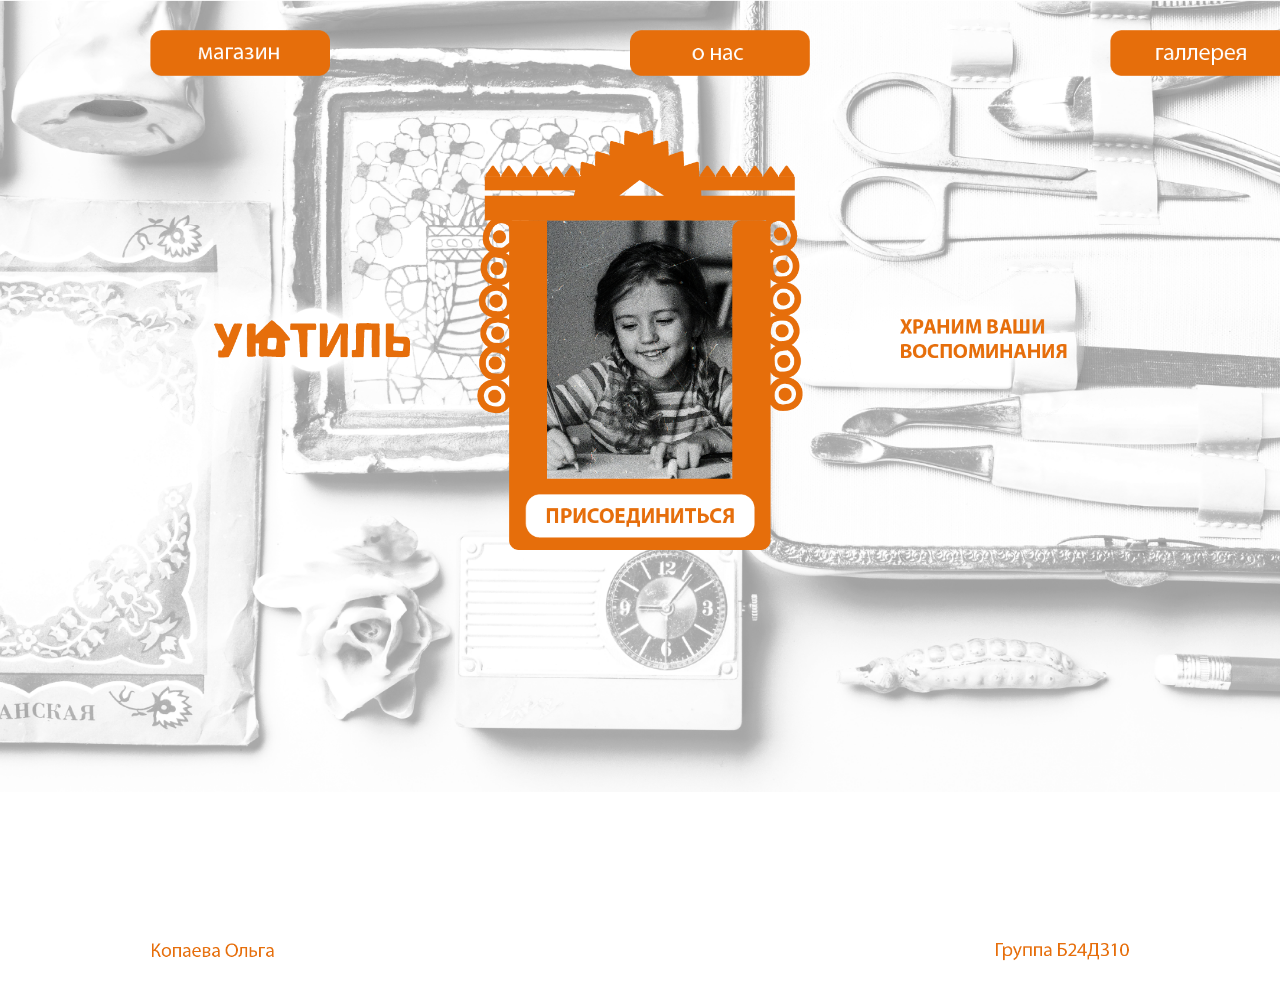
<file: index.html>
<!DOCTYPE html>
<html lang="en">
  <head>
    <meta charset="UTF-8" />
    <meta name="viewport" content="width=device-width, initial-scale=1.0" />
    <title>Главная</title>

    <link rel="stylesheet" href="css/style.css" />
  </head>
  <body>
    <div class="container">
      <header class="header">
        <nav class="header__nav nav__home">
          <ul class="nav__list">            
            <li class="nav__item"><a href="shop.html" class="nav__link"><img class="nav__home_img" src="img/1_17.webp" alt="кнопка Магазин"></a></li>
            <li class="nav__item"><a href="about.html" class="nav__link"><img class="nav__home_img" src="img/1_18.webp" alt="кнопка О нас"></a></li>
            <li class="nav__item"><a href="gallery.html" class="nav__link"><img class="nav__home_img" src="img/1_19.webp" alt="кнопка Галерея"></a></li>
          </ul>
        </nav>
      </header>
    </div>
      <main class="main">
        
          <section class="hero">
            <div class="hero__wrap">
              <div class="hero__obl">
            <div class="hero__left">
              <img src="img/1_15.webp" alt="">

            </div>
            <div class="hero__center">
              <img src="img/1_13.webp" alt="">
               <div class="hero__button">
               <a href="form-registration.html"><img src="img/1_14.webp" alt=""></a>
            </div>
            </div>
            <div class="hero__right">
              <img src="img/1_16.webp" alt="" >

            </div>
           
           
            
          </div>
         
            </div>
 
        </section>
        <div class="hero__descr">
            <img src="img/1_12.webp" alt="">
          </div>

       
        
      </main>
      <footer class="footer"></footer>
    </div>
  </body>
</html>
</file>
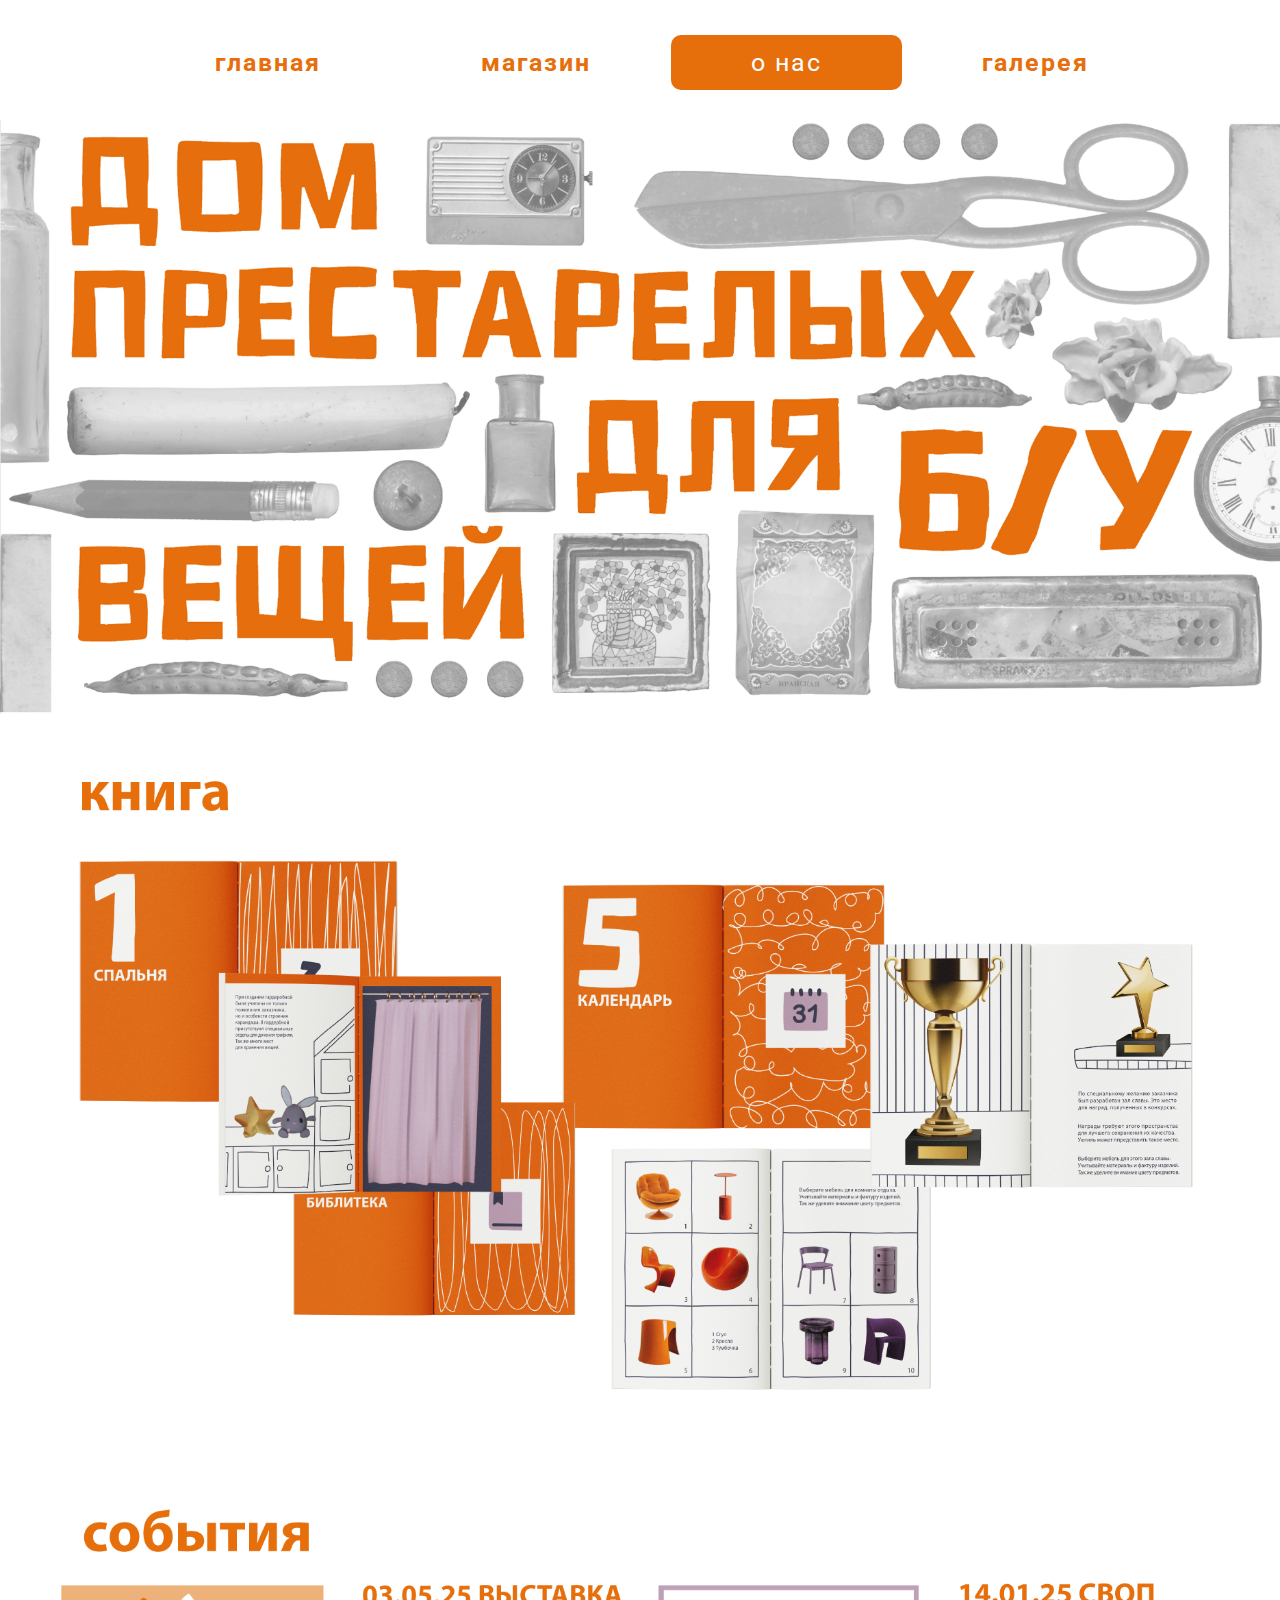
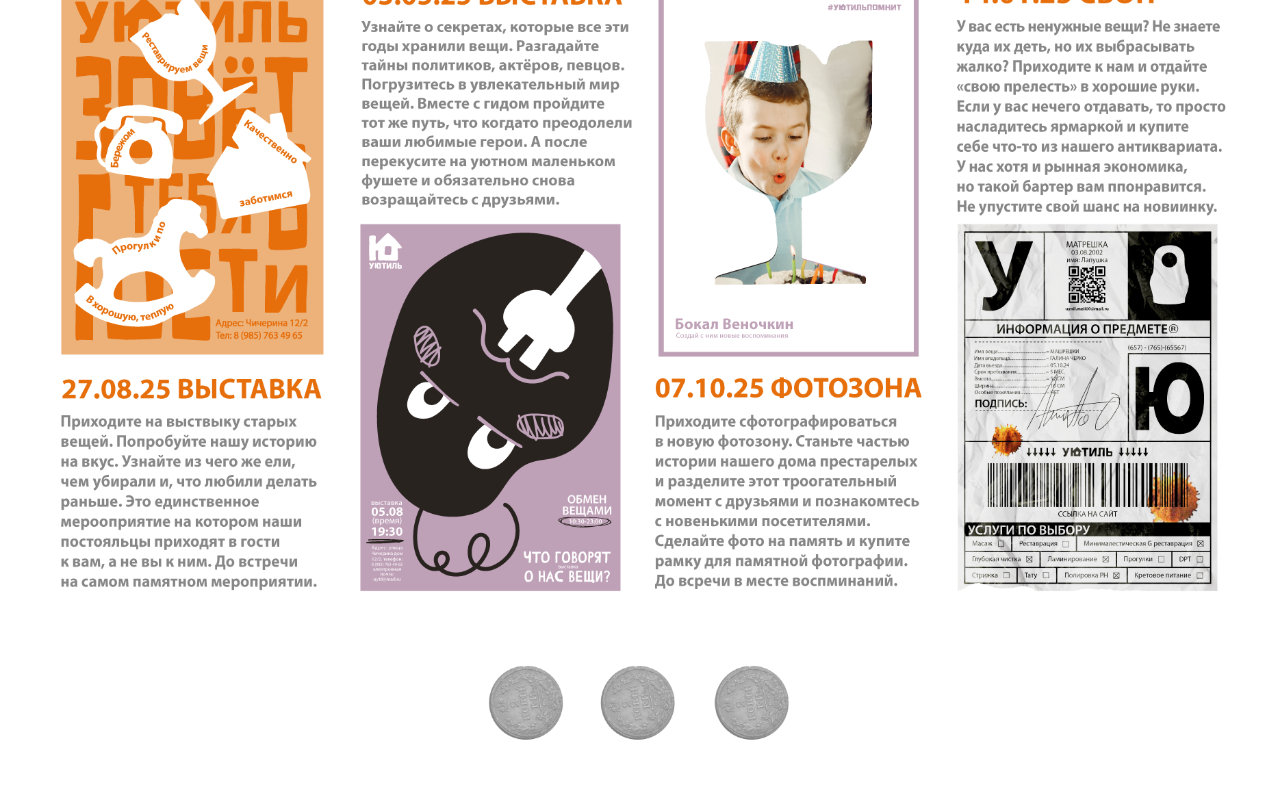
<file: about.html>
<!DOCTYPE html>
<html lang="en">
<head>
  <meta charset="UTF-8">
  <meta name="viewport" content="width=device-width, initial-scale=1.0">
  <title>О нас</title>
  <link rel="stylesheet" href="css/style.css" />
</head>
<body>
<div class="container">
      <header class="header">
        <nav class="main__nav">
          <ul class="nav__list main__nav-list">
            <li class="nav__item main__nav-item "><a href="index.html" class="nav__link">Главная</a></li>
            <li class="nav__item main__nav-item "><a href="shop.html" class="nav__link">Магазин</a></li>
            <li class="nav__item main__nav-item active"><a href="about.html" class="nav__link">О&nbsp;нас</a></li>
            <li class="nav__item main__nav-item"><a href="gallery.html" class="nav__link">Галерея</a></li>
          </ul>
        </nav>
      </header>
    </div>
    <main class="about__main">
      <div class="about__main_cover">
        <img src="img/1.webp" alt="">
      </div>
      <div class="about__main_cover cover-2">
        <img src="img/1_7.webp" alt="">
      </div>
      <div class="about__main_cover cover-3">
        <img src="img/1_8.webp" alt="">
      </div>
      
      
    </main>
      
    
  
</body>
</html>
</file>
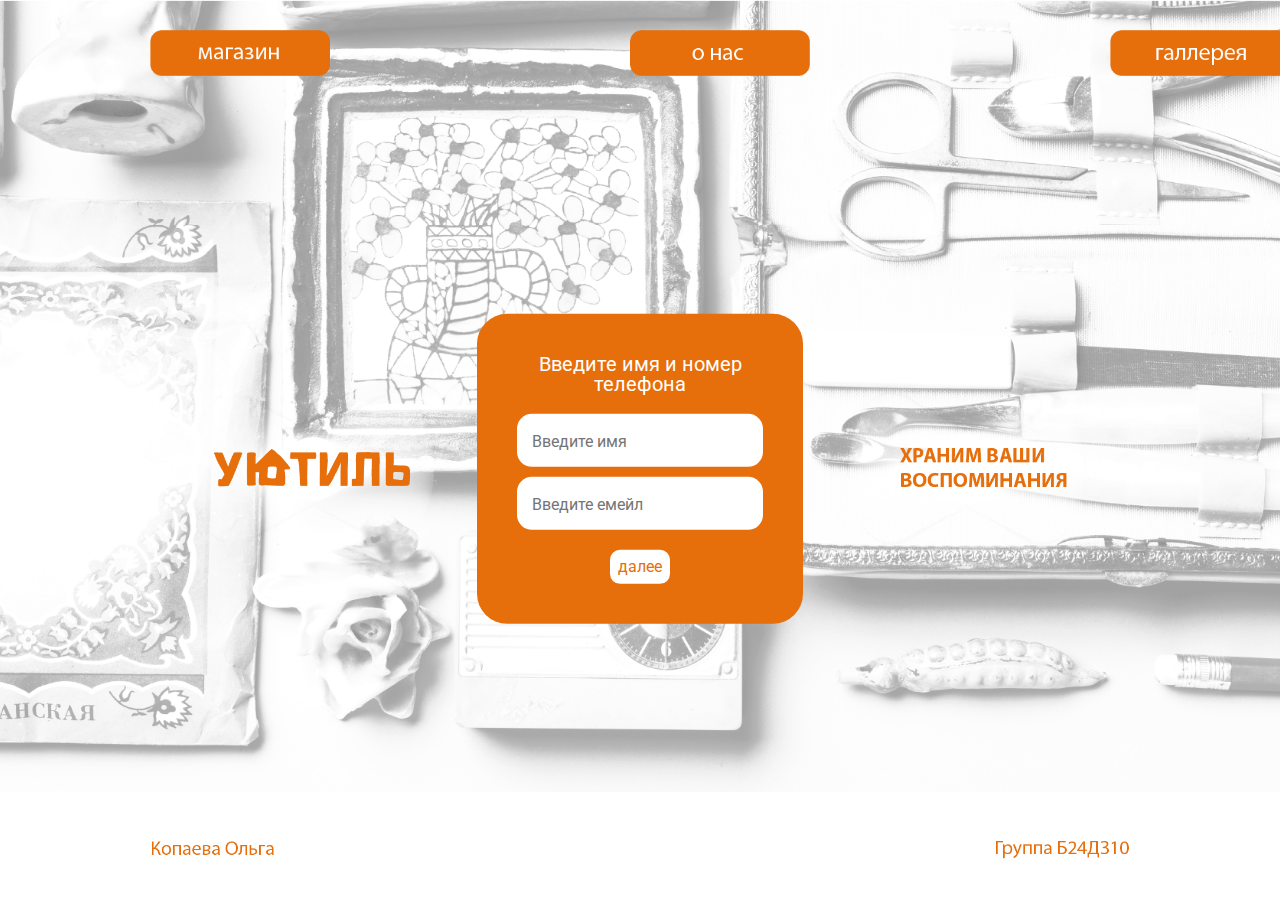
<file: form-registration.html>
<!DOCTYPE html>
<html lang="en">
<head>
  <meta charset="UTF-8">
  <meta name="viewport" content="width=device-width, initial-scale=1.0">
  <title>Форма регистрации</title>
  <link rel="stylesheet" href="css/style.css" />
</head>
<body>
  <div class="container">
      <header class="header">
        <nav class="header__nav nav__home">
          <ul class="nav__list">            
            <li class="nav__item"><a href="shop.html" class="nav__link"><img class="nav__home_img" src="img/1_17.webp" alt="кнопка Магазин"></a></li>
            <li class="nav__item"><a href="about.html" class="nav__link"><img class="nav__home_img" src="img/1_18.webp" alt="кнопка О нас"></a></li>
            <li class="nav__item"><a href="gallery.html" class="nav__link"><img class="nav__home_img" src="img/1_19.webp" alt="кнопка Галерея"></a></li>
          </ul>
        </nav>
      </header>
    </div>
      <main class="main">
        
          <section class="hero">
           <div class="hero__wrap">
          <div class="hero__obl form__obl">
            <div class="hero__left">
              <img src="img/1_15.webp" alt="">

            </div>
            <div class="hero__center">
              <form action="#" class="form" id="form">
                <label for="name">Введите имя и номер телефона</label>
                <input type="text" name="name" id="name" placeholder="Введите имя" required>
                <input type="email" name="email" id="email" placeholder="Введите емейл" autocomplete="off" required>
                
                <button class="button" type="submit">Далее</button>
                
              </form>
            </div>
            
            <div class="hero__right">
              <img src="img/1_16.webp" alt="" >

            </div>
            
          </div>
          <div class="hero__descr">
            <img src="img/1_12.webp" alt="">
          </div>
        </div>
           
        </section>

       
        
      </main>
  <script src="js/main.js"></script>
</body>
</html>
</file>
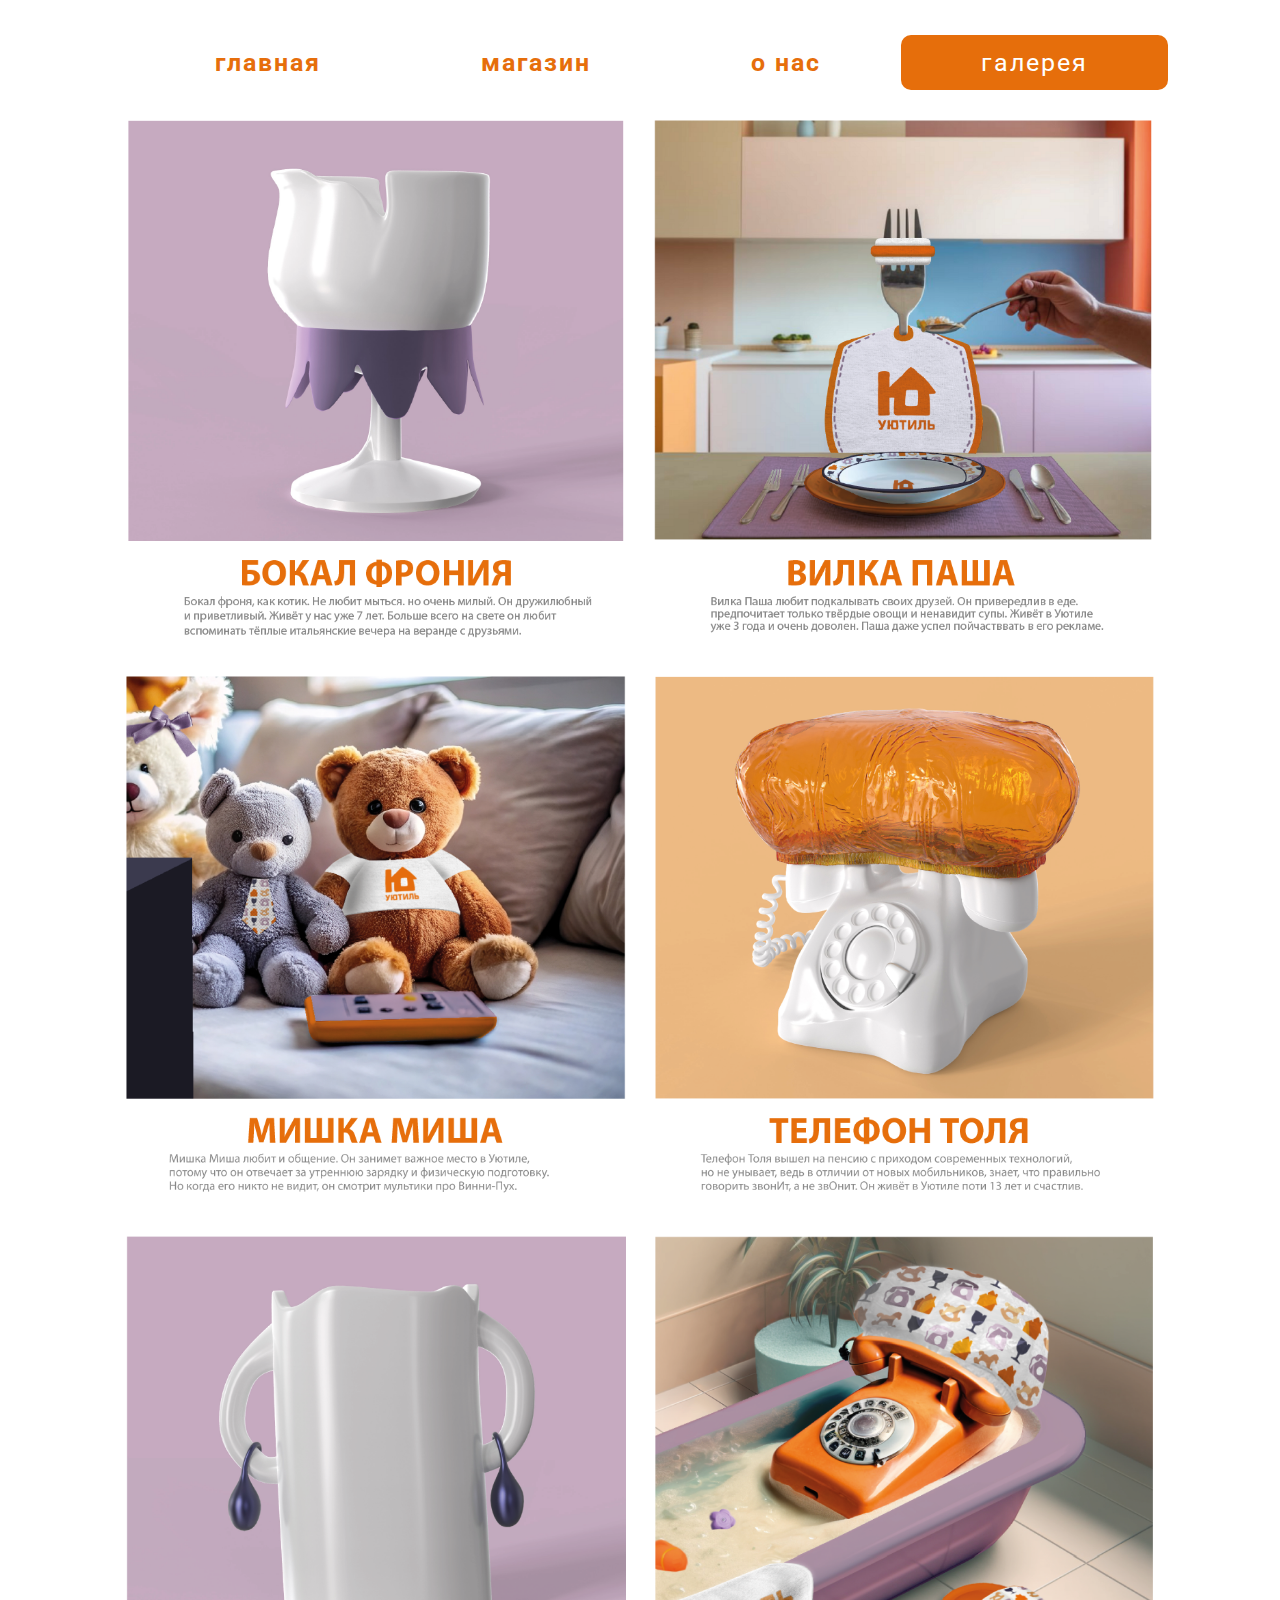
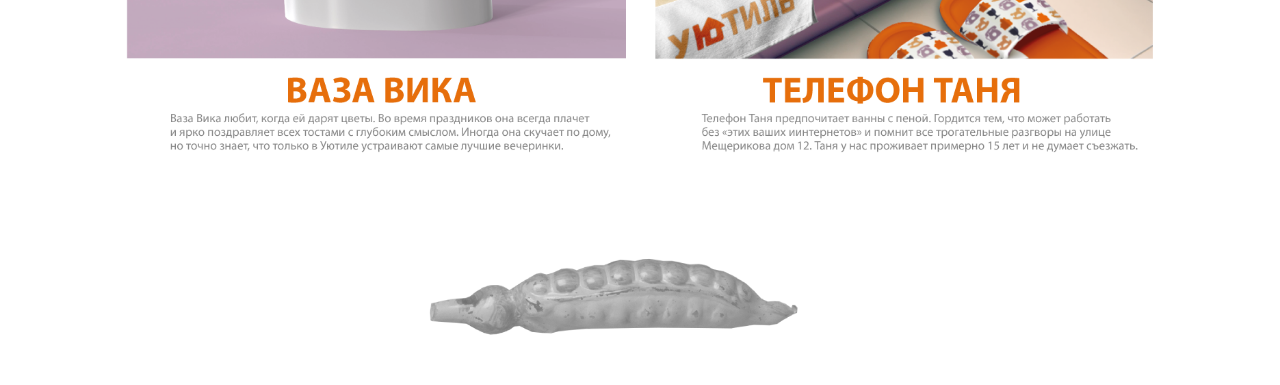
<file: gallery.html>
<!DOCTYPE html>
<html lang="en">
<head>
  <meta charset="UTF-8">
  <meta name="viewport" content="width=device-width, initial-scale=1.0">
  <title>Галерея</title>
  <link rel="stylesheet" href="css/style.css" />
</head>
<body>
<div class="container">
      <header class="header">
        <nav class="main__nav">
          <ul class="nav__list main__nav-list">
            <li class="nav__item main__nav-item "><a href="index.html" class="nav__link">Главная</a></li>
            <li class="nav__item main__nav-item "><a href="shop.html" class="nav__link">Магазин</a></li>
            <li class="nav__item main__nav-item "><a href="about.html" class="nav__link">О&nbsp;нас</a></li>
            <li class="nav__item main__nav-item active"><a href="gallery.html" class="nav__link">Галерея</a></li>
          </ul>
        </nav>
      </header>
    </div>
    <main class="about__main">
      <div class="about__main_cover cover-1">
        <img src="img/1_9n.webp" alt="">
      </div>
      <div class="about__main_cover cover-2">
        <img src="img/1_10n.webp" alt="">
      </div>
    </main>
      
    
  
</body>
</html>
</file>
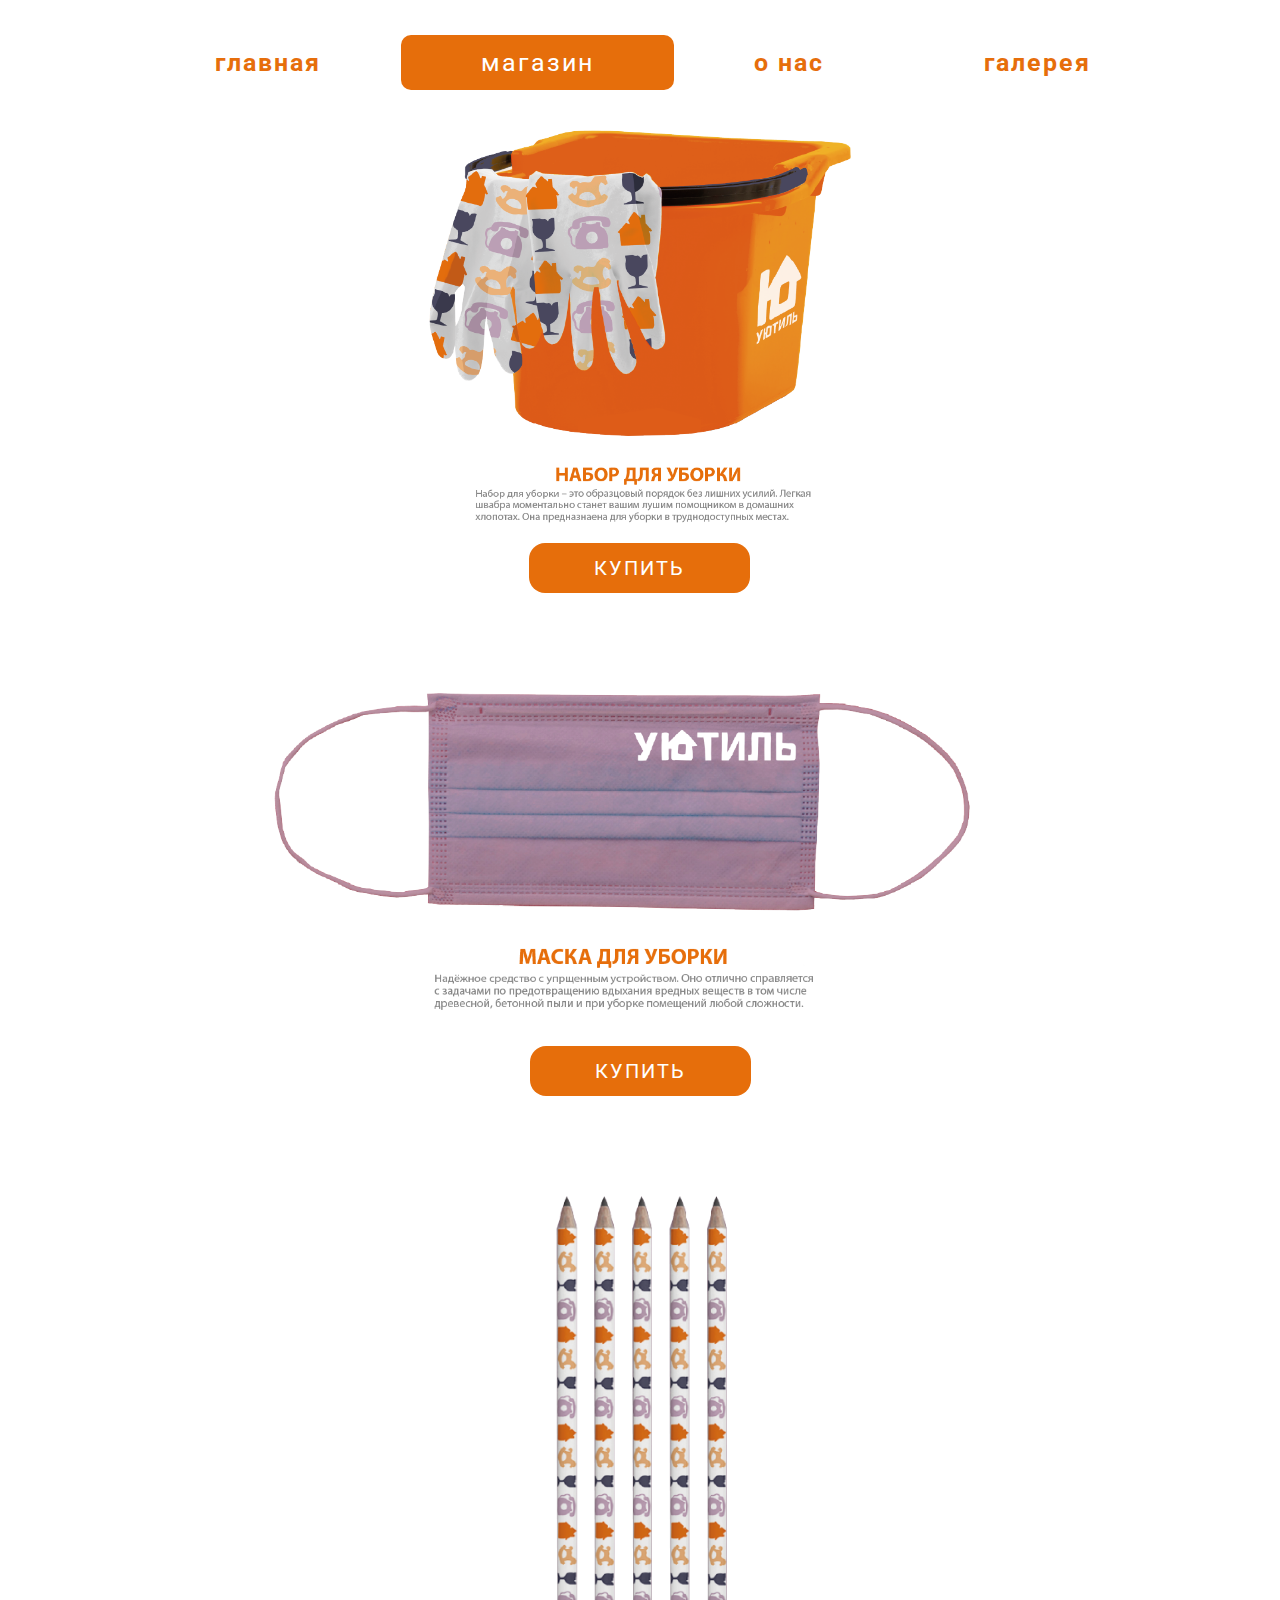
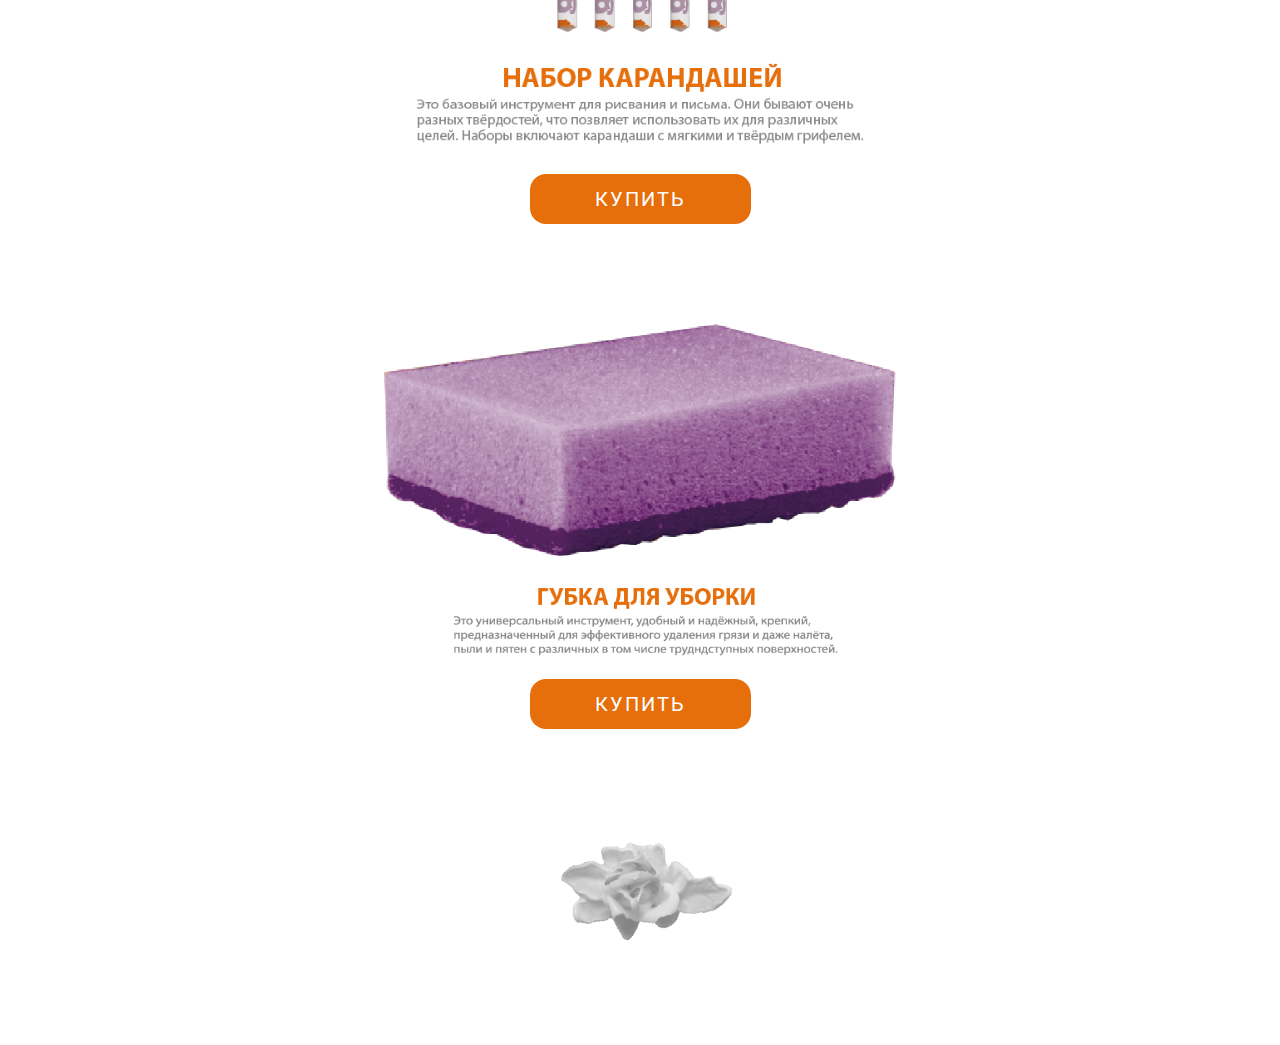
<file: shop.html>
<!DOCTYPE html>
<html lang="en">
  <head>
    <meta charset="UTF-8" />
    <meta name="viewport" content="width=device-width, initial-scale=1.0" />
    <title>Магазин</title>
    <link rel="stylesheet" href="css/style.css" />
  </head>
  <body>
    <div class="container">
      <header class="header">
        <nav class="main__nav">
          <ul class="nav__list main__nav-list">
            <li class="nav__item main__nav-item">
              <a href="index.html" class="nav__link">Главная</a>
            </li>
            <li class="nav__item main__nav-item active">
              <a href="shop.html" class="nav__link">Магазин</a>
            </li>
            <li class="nav__item main__nav-item">
              <a href="about.html" class="nav__link">О&nbsp;нас</a>
            </li>
            <li class="nav__item main__nav-item">
              <a href="gallery.html" class="nav__link">Галерея</a>
            </li>
          </ul>
        </nav>
      </header>
    </div>
    <main class="shop__main">
      <div class="shop__main-wrap">
        <div class="shop__main_cover cover__img-1">
          <img src="img/shop-1n.webp" alt="" />
          <div class="shop__main_button-cover">
            <a href="error.html" class="shop__main_button">Купить</a>
          </div>
        </div>
        <div class="shop__main_cover cover__img-2">
          <img src="img/shop-2n.webp" alt="" />
          <div class="shop__main_button-cover">
            <a href="error.html" class="shop__main_button">Купить</a>
          </div>
        </div>
        <div class="shop__main_cover shop__main_cover-3 cover__img-3">
          <img src="img/shop-3n.webp" alt="" />
          <div class="shop__main_button-cover shop__main_button-cover-3">
            <a href="error.html" class="shop__main_button">Купить</a>
          </div>
        </div>
        <div class="shop__main_cover cover__img-4">
          <img src="img/shop-4n.webp" alt="" />
          <div class="shop__main_button-cover">
            <a href="error.html" class="shop__main_button">Купить</a>
          </div>
        </div>
        <div class="shop__main_cover cover__img-5">
          <img src="img/shop-5n.webp" alt="" />
        </div>
      </div>
    </main>
  </body>
</html>
</file>
<file: css/style.css>
html, body, div, span, applet, object, iframe,
h1, h2, h3, h4, h5, h6, p, blockquote, pre,
a, abbr, acronym, address, big, cite, code,
del, dfn, em, img, ins, kbd, q, s, samp,
small, strike, strong, sub, sup, tt, var,
b, u, i, center,
dl, dt, dd, ol, ul, li,
fieldset, form, label, legend,
table, caption, tbody, tfoot, thead, tr, th, td,
article, aside, canvas, details, embed,
figure, figcaption, footer, header, hgroup,
menu, nav, output, ruby, section, summary,
time, mark, audio, video {
  margin: 0;
  padding: 0;
  border: 0;
  font-size: 100%;
  font: inherit;
  vertical-align: baseline;
}

article, aside, details, figcaption, figure,
footer, header, hgroup, menu, nav, section {
  display: block;
}

html {
  height: 100%;
}

body {
  line-height: 1;
}

ol, ul {
  list-style: none;
}

blockquote, q {
  quotes: none;
}

blockquote:before, blockquote:after,
q:before, q:after {
  content: "";
  content: none;
}

table {
  border-collapse: collapse;
  border-spacing: 0;
}

/*! normalize.css v8.0.1 | MIT License | github.com/necolas/normalize.css */
/* Document
   ========================================================================== */
/**
 * 1. Correct the line height in all browsers.
 * 2. Prevent adjustments of font size after orientation changes in iOS.
 */
html {
  line-height: 1.15; /* 1 */
  -webkit-text-size-adjust: 100%; /* 2 */
}

/* Sections
   ========================================================================== */
/**
 * Remove the margin in all browsers.
 */
body {
  margin: 0;
}

/**
 * Render the `main` element consistently in IE.
 */
main {
  display: block;
}

/**
 * Correct the font size and margin on `h1` elements within `section` and
 * `article` contexts in Chrome, Firefox, and Safari.
 */
h1 {
  font-size: 2em;
  margin: 0.67em 0;
}

/* Grouping content
   ========================================================================== */
/**
 * 1. Add the correct box sizing in Firefox.
 * 2. Show the overflow in Edge and IE.
 */
hr {
  box-sizing: content-box; /* 1 */
  height: 0; /* 1 */
  overflow: visible; /* 2 */
}

/**
 * 1. Correct the inheritance and scaling of font size in all browsers.
 * 2. Correct the odd `em` font sizing in all browsers.
 */
pre {
  font-family: monospace, monospace; /* 1 */
  font-size: 1em; /* 2 */
}

/* Text-level semantics
   ========================================================================== */
/**
 * Remove the gray background on active links in IE 10.
 */
a {
  background-color: transparent;
}

/**
 * 1. Remove the bottom border in Chrome 57-
 * 2. Add the correct text decoration in Chrome, Edge, IE, Opera, and Safari.
 */
abbr[title] {
  border-bottom: none; /* 1 */
  text-decoration: underline; /* 2 */
  text-decoration: underline dotted; /* 2 */
}

/**
 * Add the correct font weight in Chrome, Edge, and Safari.
 */
b,
strong {
  font-weight: bolder;
}

/**
 * 1. Correct the inheritance and scaling of font size in all browsers.
 * 2. Correct the odd `em` font sizing in all browsers.
 */
code,
kbd,
samp {
  font-family: monospace, monospace; /* 1 */
  font-size: 1em; /* 2 */
}

/**
 * Add the correct font size in all browsers.
 */
small {
  font-size: 80%;
}

/**
 * Prevent `sub` and `sup` elements from affecting the line height in
 * all browsers.
 */
sub,
sup {
  font-size: 75%;
  line-height: 0;
  position: relative;
  vertical-align: baseline;
}

sub {
  bottom: -0.25em;
}

sup {
  top: -0.5em;
}

/* Embedded content
   ========================================================================== */
/**
 * Remove the border on images inside links in IE 10.
 */
img {
  border-style: none;
}

/* Forms
   ========================================================================== */
/**
 * 1. Change the font styles in all browsers.
 * 2. Remove the margin in Firefox and Safari.
 */
button,
input,
optgroup,
select,
textarea {
  font-family: inherit; /* 1 */
  font-size: 100%; /* 1 */
  line-height: 1.15; /* 1 */
  margin: 0; /* 2 */
}

/**
 * Show the overflow in IE.
 * 1. Show the overflow in Edge.
 */
button,
input { /* 1 */
  overflow: visible;
}

/**
 * Remove the inheritance of text transform in Edge, Firefox, and IE.
 * 1. Remove the inheritance of text transform in Firefox.
 */
button,
select { /* 1 */
  text-transform: none;
}

/**
 * Correct the inability to style clickable types in iOS and Safari.
 */
button,
[type=button],
[type=reset],
[type=submit] {
  -webkit-appearance: button;
}

/**
 * Remove the inner border and padding in Firefox.
 */
button::-moz-focus-inner,
[type=button]::-moz-focus-inner,
[type=reset]::-moz-focus-inner,
[type=submit]::-moz-focus-inner {
  border-style: none;
  padding: 0;
}

/**
 * Restore the focus styles unset by the previous rule.
 */
button:-moz-focusring,
[type=button]:-moz-focusring,
[type=reset]:-moz-focusring,
[type=submit]:-moz-focusring {
  outline: 1px dotted ButtonText;
}

/**
 * Correct the padding in Firefox.
 */
fieldset {
  padding: 0.35em 0.75em 0.625em;
}

/**
 * 1. Correct the text wrapping in Edge and IE.
 * 2. Correct the color inheritance from `fieldset` elements in IE.
 * 3. Remove the padding so developers are not caught out when they zero out
 *    `fieldset` elements in all browsers.
 */
legend {
  box-sizing: border-box; /* 1 */
  color: inherit; /* 2 */
  display: table; /* 1 */
  max-width: 100%; /* 1 */
  padding: 0; /* 3 */
  white-space: normal; /* 1 */
}

/**
 * Add the correct vertical alignment in Chrome, Firefox, and Opera.
 */
progress {
  vertical-align: baseline;
}

/**
 * Remove the default vertical scrollbar in IE 10+.
 */
textarea {
  overflow: auto;
}

/**
 * 1. Add the correct box sizing in IE 10.
 * 2. Remove the padding in IE 10.
 */
[type=checkbox],
[type=radio] {
  box-sizing: border-box; /* 1 */
  padding: 0; /* 2 */
}

/**
 * Correct the cursor style of increment and decrement buttons in Chrome.
 */
[type=number]::-webkit-inner-spin-button,
[type=number]::-webkit-outer-spin-button {
  height: auto;
}

/**
 * 1. Correct the odd appearance in Chrome and Safari.
 * 2. Correct the outline style in Safari.
 */
[type=search] {
  -webkit-appearance: textfield; /* 1 */
  outline-offset: -2px; /* 2 */
}

/**
 * Remove the inner padding in Chrome and Safari on macOS.
 */
[type=search]::-webkit-search-decoration {
  -webkit-appearance: none;
}

/**
 * 1. Correct the inability to style clickable types in iOS and Safari.
 * 2. Change font properties to `inherit` in Safari.
 */
::-webkit-file-upload-button {
  -webkit-appearance: button; /* 1 */
  font: inherit; /* 2 */
}

/* Interactive
   ========================================================================== */
/*
 * Add the correct display in Edge, IE 10+, and Firefox.
 */
details {
  display: block;
}

/*
 * Add the correct display in all browsers.
 */
summary {
  display: list-item;
}

/* Misc
   ========================================================================== */
/**
 * Add the correct display in IE 10+.
 */
template {
  display: none;
}

/**
 * Add the correct display in IE 10.
 */
[hidden] {
  display: none;
}

*, ::after, ::before {
  margin: 0;
  padding: 0;
  box-sizing: border-box;
}

html {
  font-size: 62.5%;
}
@media (min-width: 1600px) {
  html {
    font-size: 65%;
  }
}
@media (min-width: 2500px) {
  html {
    font-size: 95%;
  }
}

body {
  background-color: #fff;
  font-size: 1.6rem;
}

.container {
  padding: 0 150px;
}

@font-face {
  font-family: "Roboto";
  src: url("../fonts/Roboto-Regular.woff") format("woff");
  font-display: swap;
  font-weight: 400;
  font-style: normal;
}
@font-face {
  font-family: "Roboto";
  src: url("../fonts/Roboto-Bold.woff") format("woff");
  font-display: swap;
  font-weight: 700;
  font-style: normal;
}
body {
  font-family: "Roboto", sans-serif;
  font-weight: 400;
  color: #000;
  font-size: 1.6rem;
  letter-spacing: 0.2rem;
}

.title {
  color: #fff;
  text-align: center;
  width: 100%;
}
.title__main {
  display: block;
  font-size: 5rem;
  font-weight: 800;
  letter-spacing: 1rem;
  text-transform: uppercase;
  margin-bottom: 1rem;
  animation-name: leftToRight;
  animation-duration: 2s;
  animation-timing-function: ease;
  transition-delay: 2s;
  backface-visibility: hidden;
}
.title__secondary {
  display: block;
  font-size: 4rem;
  font-weight: 200;
  letter-spacing: 0.2rem;
  text-transform: lowercase;
  line-height: 4.8rem;
  animation-name: rightToLeft;
  animation-duration: 2s;
  animation-timing-function: ease;
  transition-delay: 1s;
  backface-visibility: hidden;
  margin-bottom: 5rem;
}

.form {
  text-align: center;
  width: auto;
  height: auto;
  padding: 4rem;
  border-radius: 3rem;
  background: #E66E0B;
}
.form label {
  display: inline-block;
  font-size: 2rem;
  margin-bottom: 2rem;
  letter-spacing: normal;
  color: #fff;
}
.form input {
  display: block;
  width: 100%;
  padding: 1.5rem;
  border-radius: 1.5rem;
  margin-bottom: 1rem;
  font-size: 2rem;
  outline: none;
  border: none;
}
.form input:focus {
  outline: none;
}
.form input:last-of-type {
  margin-bottom: 2rem;
}
.form input[type]::placeholder {
  font-size: 1.6rem;
  font-weight: 300;
  transition: opacity 0.3s ease;
}
.form input[type]:focus::placeholder {
  opacity: 0;
}
.form input[type]:not(:focus):placeholder-shown {
  opacity: 1;
}
.form button {
  border: none;
  background: #fff;
  font-size: 1.6rem;
  text-transform: lowercase;
  padding: 0.8rem;
  border-radius: 1rem;
  color: #E66E0B;
  cursor: pointer;
}
.form__obl {
  position: relative;
  top: 40%;
  transform: translateY(-40%);
}

.header__nav {
  display: flex;
  align-items: flex-end;
  justify-content: space-between;
  width: 100%;
  height: 15rem;
  position: absolute;
}

.nav__list {
  width: 100%;
  display: flex;
  align-items: center;
  justify-content: space-between;
}
.nav__item:not(:last-child) {
  margin-right: 30rem;
}
.nav__link {
  text-decoration: none;
  text-transform: lowercase;
  font-weight: 500;
  font-size: 2.5rem;
  color: #E66E0B;
}

.hero {
  width: 100%;
  height: 100vh;
  background-image: url("../img/hero__bg.webp");
  background-position: center;
  background-size: cover;
  background-repeat: no-repeat;
}
.hero__obl {
  width: 100%;
  height: auto;
  display: flex;
  align-items: center;
  justify-content: space-between;
  padding: 13rem 15rem 0 15rem;
}
.hero__left {
  display: block;
  width: 100%;
  height: auto;
}
.hero__left img {
  display: block;
  width: 100%;
  height: auto;
  object-fit: contain;
}
.hero__center {
  position: relative;
  display: block;
  width: 100%;
  height: auto;
}
.hero__center img {
  display: block;
  width: 100%;
  height: auto;
  object-fit: contain;
}
.hero__right {
  display: block;
  width: 100%;
  height: auto;
}
.hero__right img {
  display: block;
  width: 100%;
  height: auto;
  object-fit: contain;
}
.hero__descr {
  width: 100%;
  text-align: center;
  padding: 4rem 15rem 4rem 15rem;
}
.hero__descr img {
  display: block;
  width: 100%;
}
.hero__button {
  position: absolute;
  width: 70%;
  left: 50%;
  bottom: 3%;
  transform: translateX(-50%);
}
.hero__wrap {
  height: 100%;
  width: 100%;
  display: flex;
  flex-direction: column;
  justify-content: space-between;
}

.nav__home {
  padding: 0 15rem;
  display: flex;
  align-items: flex-end;
  justify-content: space-between;
  width: 100%;
  height: 8rem;
  position: absolute;
  left: 50%;
  top: 0;
  transform: translateX(-50%);
}
.nav__home_img {
  width: 18rem;
}

.main__nav {
  padding: 3.5rem 13.5rem 0rem 13.5rem;
  position: absolute;
  left: 0;
  top: 0;
  width: 100%;
  background: #fff;
  z-index: 100;
}
.main__nav-item:not(:last-child) {
  margin-right: 0rem;
}
.main__nav-item .nav__link:link {
  display: inline-block;
  font-weight: 700;
  padding: 1.5rem 8rem;
  transition: all 0.6s ease;
}
.main__nav-item .nav__link:hover, .main__nav-item .nav__link:active, .main__nav-item.active .nav__link {
  background-color: #E66E0B;
  color: #fff;
  padding: 1.5rem 8rem;
  border-radius: 1rem;
  font-weight: 400;
}

.shop__main-wrap {
  padding-top: 6rem;
  display: flex;
  flex-direction: column;
  align-items: center;
}
.shop__main_cover {
  margin-bottom: 10rem;
  height: auto;
}
.shop__main_cover img {
  display: inline-block;
  margin-bottom: 2rem;
}
.shop__main_cover:first-child {
  padding-top: 7rem;
  text-align: center;
}
.shop__main_cover:first-child img {
  display: block;
  width: 100%;
  height: 100%;
  object-fit: contain;
}
.shop__main_cover:last-child {
  margin-top: 8rem;
  padding-bottom: 4rem;
}
.shop__main_cover-3 {
  margin-top: 0;
}
.shop__main_cover-3 img {
  margin-bottom: 1rem;
}
.shop__main_cover img {
  display: inline-block;
  width: 100%;
  object-fit: contain;
}
.shop__main_button-cover {
  text-align: center;
}
.shop__main_button {
  display: inline-block;
  color: #fff;
  font-weight: 1.6rem;
  background: #E66E0B;
  text-decoration: none;
  text-transform: uppercase;
  font-size: 2rem;
  padding: 1.5rem 6.5rem;
  border-radius: 1.6rem;
}

.cover__img-1 {
  width: 33%;
}

.cover__img-2 {
  width: 60%;
}

.cover__img-3 {
  width: 35%;
}

.cover__img-4 {
  width: 40%;
  margin-bottom: 0;
}

.cover__img-5 {
  width: 15%;
  margin-bottom: 0;
}

.about__main {
  padding-top: 12rem;
}
.about__main_cover {
  width: 100%;
  height: auto;
  margin-bottom: 3rem;
}
.about__main_cover img {
  width: 100%;
  height: auto;
}

.cover-1 img {
  display: inline-block;
  padding: 0 10%;
}

.error {
  display: block;
  width: 100%;
  height: 100vh;
  background-image: url("../img/error.webp");
  background-position: center;
  background-size: cover;
  background-repeat: no-repeat;
}/*# sourceMappingURL=style.css.map */
</file>
